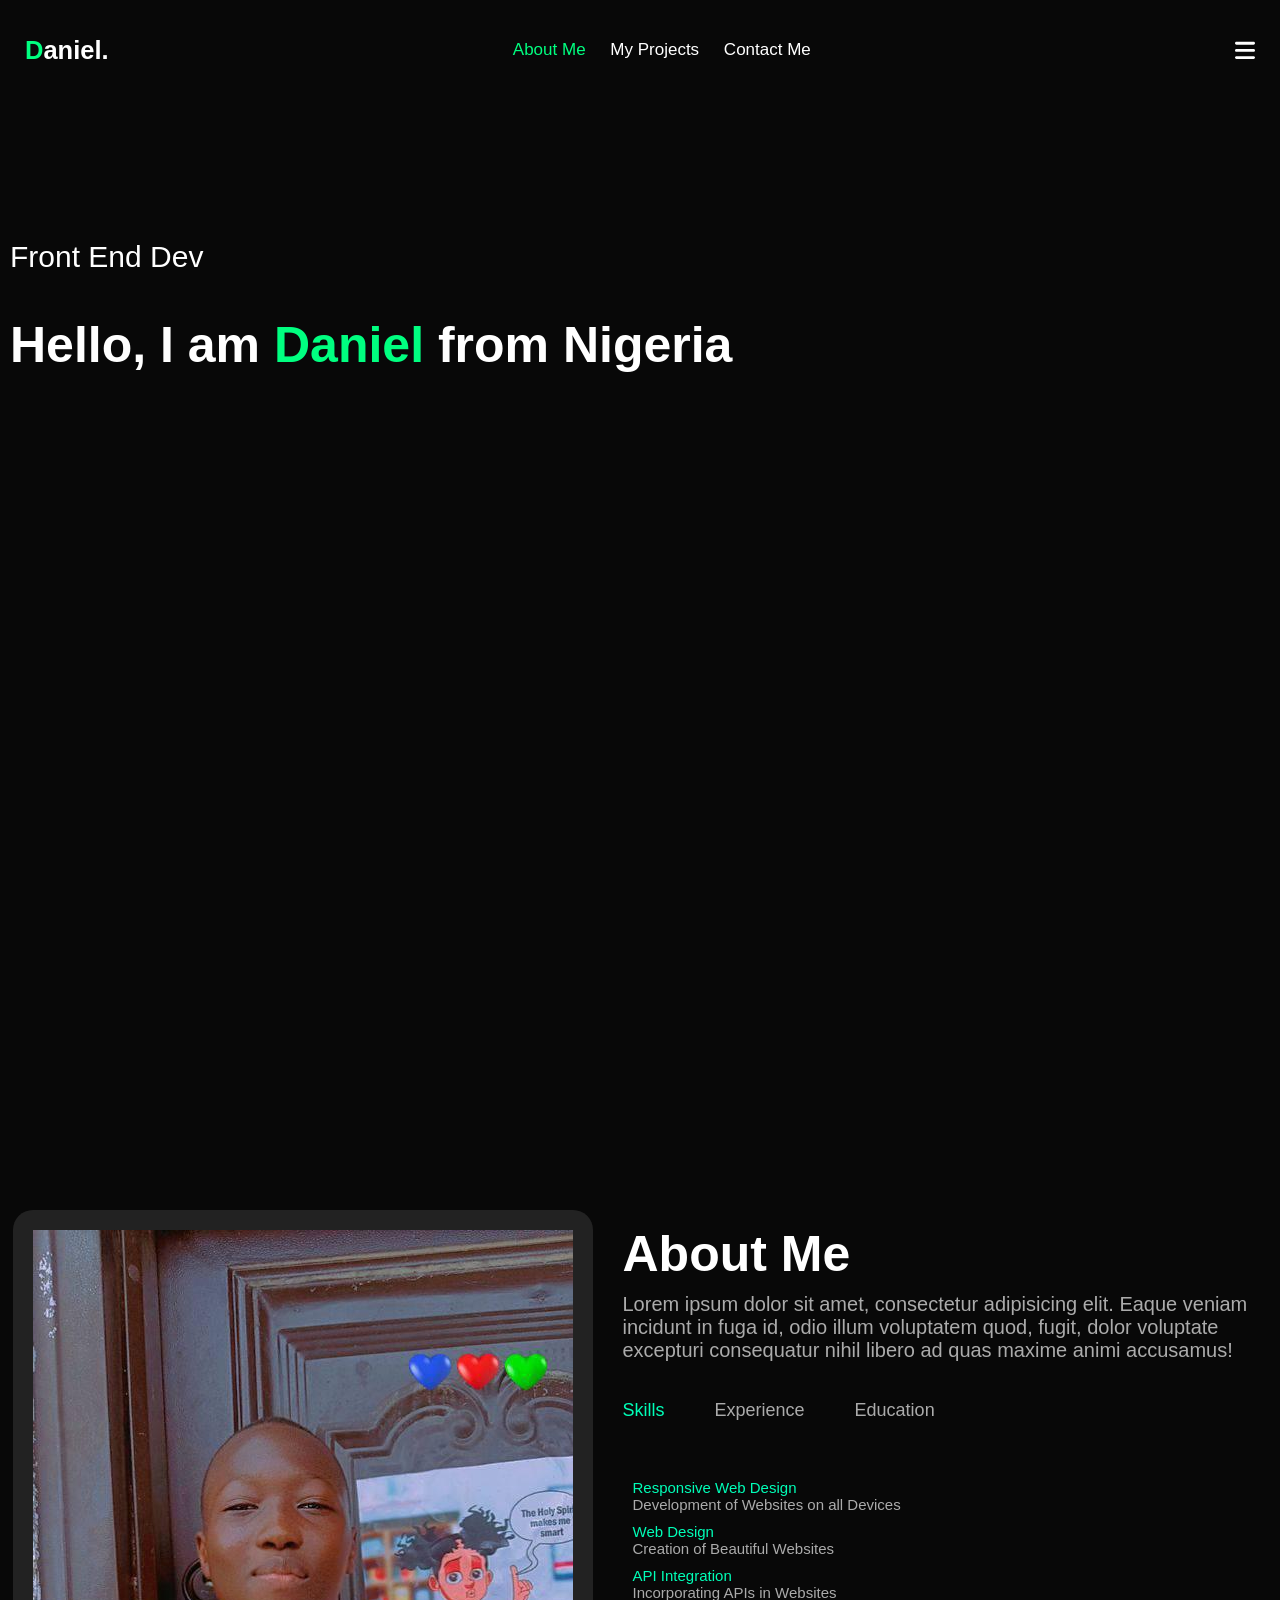
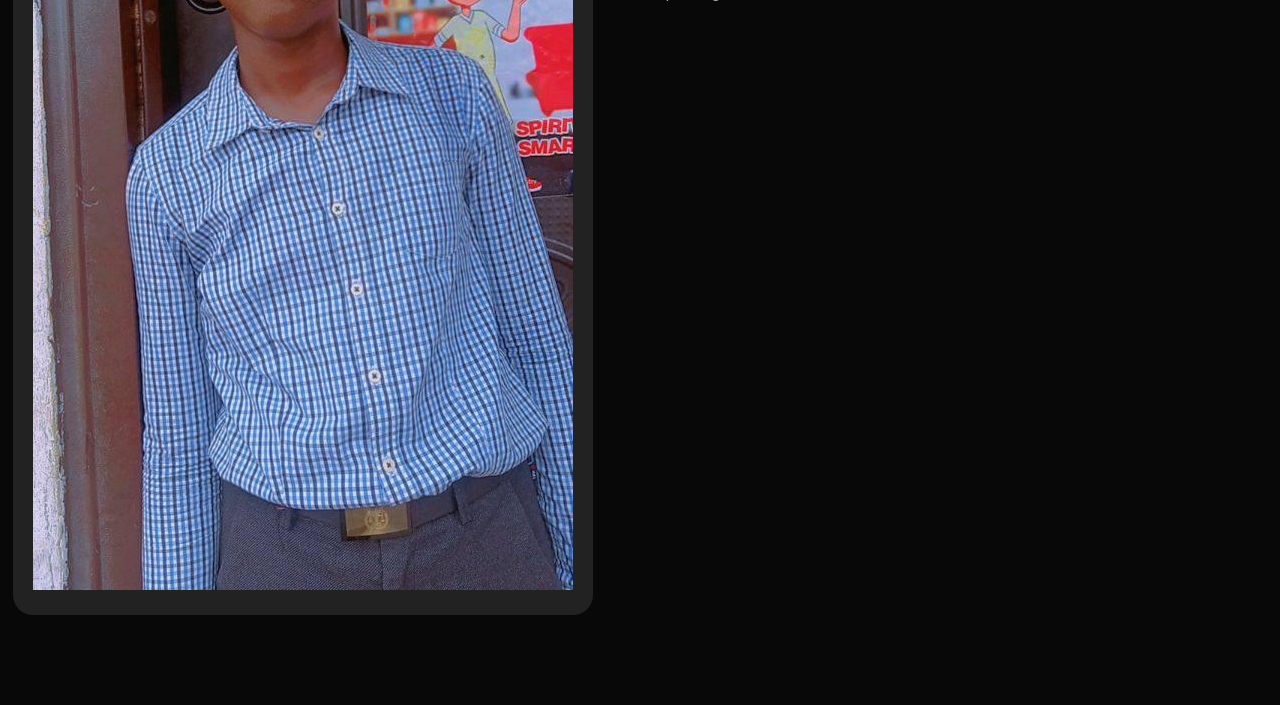
<file: index.html>
<!DOCTYPE html>
<html lang="en">
    <head>
        <meta charset="UTF-8">
        <meta name="viewport" content="width=device-width, initial-scale=1.0">
        <title>My Portfolio</title>
        <link rel="stylesheet" href="style.css">
    </head>
    <body onload="def()">
        <section class="main">
            <div class="navbar">
                <div class="logo">
                    <h2><a href="index.html"><span>D</span>aniel.</a></h2>
                </div>
                <div class="links">
                    <a href="index.html" class="active">About Me</a>
                    <a href="projects.html" class="">My Projects</a>
                    <a href="about.html" class="">Contact Me</a>
                </div>
                <div class="contact">
                    <svg onclick="lol()" xmlns="http://www.w3.org/2000/svg" viewBox="0 0 448 512"><!--!Font Awesome Free 6.6.0 by @fontawesome - https://fontawesome.com License - https://fontawesome.com/license/free Copyright 2024 Fonticons, Inc.--><path d="M0 96C0 78.3 14.3 64 32 64l384 0c17.7 0 32 14.3 32 32s-14.3 32-32 32L32 128C14.3 128 0 113.7 0 96zM0 256c0-17.7 14.3-32 32-32l384 0c17.7 0 32 14.3 32 32s-14.3 32-32 32L32 288c-17.7 0-32-14.3-32-32zM448 416c0 17.7-14.3 32-32 32L32 448c-17.7 0-32-14.3-32-32s14.3-32 32-32l384 0c17.7 0 32 14.3 32 32z"/></svg>
                </div>
            </div>
            <div class="responsive">
                <div class="links">
                    <div>
                        <a href="index.html" class="active">About Me</a>
                    </div>
                    <div>
                        <a href="projects.html" class="">My Projects</a>
                    </div>
                    <div>
                        <a href="about.html" class="">Contact Me</a>
                    </div>
                </div>
            </div>
            <div class="intro">
                <div class="txt">
                    <p id="x"></p>
                    <h1>Hello, I am <span>Daniel</span> from Nigeria</h1>
                </div>
            </div>
            <div class="about">
                <div class="about-img">
                    <img src="images/picture.jpg">
                </div>
                <div class="about-info">
                    <h3>About Me</h3>
                    <div class="info">
                        Lorem ipsum dolor sit amet, consectetur adipisicing elit. Eaque veniam incidunt in fuga id, odio illum voluptatem quod, fugit, dolor voluptate excepturi consequatur nihil libero ad quas maxime animi accusamus!
                    </div>
                    <div class="tab-links">
                        <p class="tab-link active-link" id="sk">Skills</p>
                        <p class="tab-link" id="ex">Experience</p>
                        <p class="tab-link" id="ed">Education</p>
                    </div>
                    <div class="tab-content active-tab" id="sk1">
                        <ul>
                            <li><span>Responsive Web Design</span><br>Development of Websites on all Devices</li>
                            <li><span>Web Design</span><br>Creation of Beautiful Websites</li>
                            <li><span>API Integration</span><br>Incorporating APIs in Websites</li>
                        </ul>
                    </div>
                    <div class="tab-content" id="ex1">
                        <ul>
                            <li><span>2023-2024</span><br>Freelancer and Front-End Website Developer</li>
                            <li><span>2021-2023</span><br>Junior Front-End Developer at StemLabs Kano</li>
                            <li><span>2020-2021</span><br>Internship at StemLabs Kano</li>
                        </ul>
                    </div>
                    <div class="tab-content" id="ed1">
                        <ul>
                            <li><span>2024</span><br>SSCE from Supreme College</li>
                            <li><span>2023</span><br>Web3 and Web Design Training at Facebook</li>
                            <li><span>2022</span><br>Web Dev Training at Leadway Synergy</li>
                        </ul>
                    </div>
                </div>
            </div>
        </section>
    </body>
    <script src="app.js"></script>
</html>
</file>
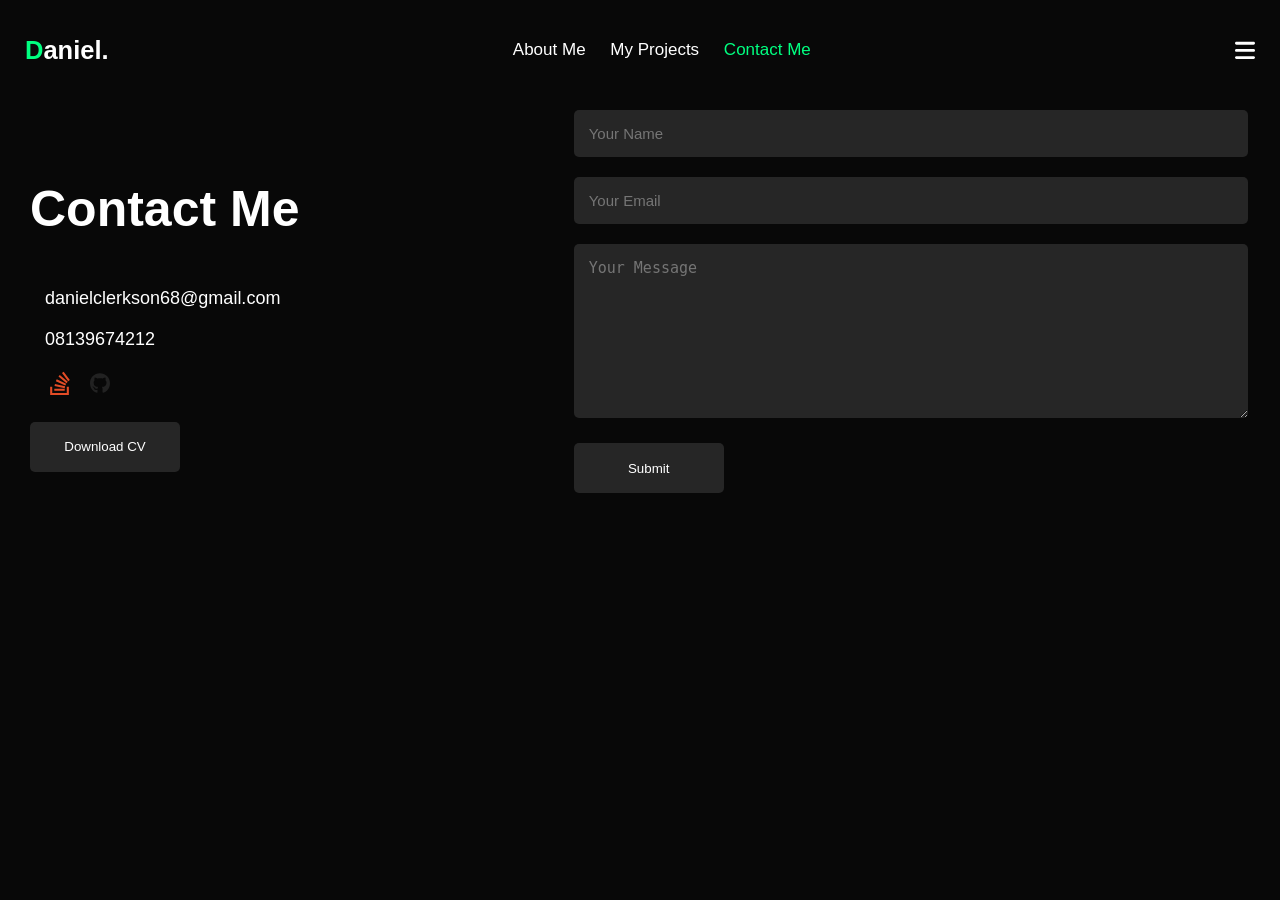
<file: about.html>
<!DOCTYPE html>
<html lang="en">
    <head>
        <meta charset="UTF-8">
        <meta name="viewport" content="width=device-width, initial-scale=1.0">
        <title>My Portfolio</title>
        <link rel="stylesheet" href="style.css">
    </head>
    <body>
        <section class="main">
            <div class="navbar">
                <div class="logo">
                    <h2><a href="index.html"><span>D</span>aniel.</a></h2>
                </div>
                <div class="links">
                    <a href="index.html">About Me</a>
                    <a href="projects.html" class="">My Projects</a>
                    <a href="about.html" class="active">Contact Me</a>
                </div>
                <div class="contact">
                    <svg onclick="lol()" xmlns="http://www.w3.org/2000/svg" viewBox="0 0 448 512"><!--!Font Awesome Free 6.6.0 by @fontawesome - https://fontawesome.com License - https://fontawesome.com/license/free Copyright 2024 Fonticons, Inc.--><path d="M0 96C0 78.3 14.3 64 32 64l384 0c17.7 0 32 14.3 32 32s-14.3 32-32 32L32 128C14.3 128 0 113.7 0 96zM0 256c0-17.7 14.3-32 32-32l384 0c17.7 0 32 14.3 32 32s-14.3 32-32 32L32 288c-17.7 0-32-14.3-32-32zM448 416c0 17.7-14.3 32-32 32L32 448c-17.7 0-32-14.3-32-32s14.3-32 32-32l384 0c17.7 0 32 14.3 32 32z"/></svg>
                </div>
            </div>
            <div class="responsive">
                <div class="links">
                    <div>
                        <a href="index.html" class="active">About Me</a>
                    </div>
                    <div>
                        <a href="projects.html" class="">My Projects</a>
                    </div>
                    <div>
                        <a href="about.html" class="">Contact Me</a>
                    </div>
                </div>
            </div>
            <div class="contact">
                <div class="contact-links">
                    <h3>Contact Me</h3>
                    <span>danielclerkson68@gmail.com</span><br><br>
                    <span>08139674212</span>
                    <div class="contact-link">
                        
                        <div class="stack-overflow"><a href = "https://github.com/Daniel-Clerkson"><svg xmlns="http://www.w3.org/2000/svg" style="fill: #e34c26;" viewBox="0 0 384 512"><path d="M290.7 311L95 269.7 86.8 309l195.7 41zm51-87L188.2 95.7l-25.5 30.8 153.5 128.3zm-31.2 39.7L129.2 179l-16.7 36.5L293.7 300zM262 32l-32 24 119.3 160.3 32-24zm20.5 328h-200v39.7h200zm39.7 80H42.7V320h-40v160h359.5V320h-40z"/></svg></a></div>
                        <div class="github"><a href = "https://stackoverflow.com/users/21855973/daniel-clerkson"><svg xmlns="http://www.w3.org/2000/svg" style="fill: #222;" viewBox="0 0 496 512"><path d="M165.9 397.4c0 2-2.3 3.6-5.2 3.6-3.3 .3-5.6-1.3-5.6-3.6 0-2 2.3-3.6 5.2-3.6 3-.3 5.6 1.3 5.6 3.6zm-31.1-4.5c-.7 2 1.3 4.3 4.3 4.9 2.6 1 5.6 0 6.2-2s-1.3-4.3-4.3-5.2c-2.6-.7-5.5 .3-6.2 2.3zm44.2-1.7c-2.9 .7-4.9 2.6-4.6 4.9 .3 2 2.9 3.3 5.9 2.6 2.9-.7 4.9-2.6 4.6-4.6-.3-1.9-3-3.2-5.9-2.9zM244.8 8C106.1 8 0 113.3 0 252c0 110.9 69.8 205.8 169.5 239.2 12.8 2.3 17.3-5.6 17.3-12.1 0-6.2-.3-40.4-.3-61.4 0 0-70 15-84.7-29.8 0 0-11.4-29.1-27.8-36.6 0 0-22.9-15.7 1.6-15.4 0 0 24.9 2 38.6 25.8 21.9 38.6 58.6 27.5 72.9 20.9 2.3-16 8.8-27.1 16-33.7-55.9-6.2-112.3-14.3-112.3-110.5 0-27.5 7.6-41.3 23.6-58.9-2.6-6.5-11.1-33.3 2.6-67.9 20.9-6.5 69 27 69 27 20-5.6 41.5-8.5 62.8-8.5s42.8 2.9 62.8 8.5c0 0 48.1-33.6 69-27 13.7 34.7 5.2 61.4 2.6 67.9 16 17.7 25.8 31.5 25.8 58.9 0 96.5-58.9 104.2-114.8 110.5 9.2 7.9 17 22.9 17 46.4 0 33.7-.3 75.4-.3 83.6 0 6.5 4.6 14.4 17.3 12.1C428.2 457.8 496 362.9 496 252 496 113.3 383.5 8 244.8 8zM97.2 352.9c-1.3 1-1 3.3 .7 5.2 1.6 1.6 3.9 2.3 5.2 1 1.3-1 1-3.3-.7-5.2-1.6-1.6-3.9-2.3-5.2-1zm-10.8-8.1c-.7 1.3 .3 2.9 2.3 3.9 1.6 1 3.6 .7 4.3-.7 .7-1.3-.3-2.9-2.3-3.9-2-.6-3.6-.3-4.3 .7zm32.4 35.6c-1.6 1.3-1 4.3 1.3 6.2 2.3 2.3 5.2 2.6 6.5 1 1.3-1.3 .7-4.3-1.3-6.2-2.2-2.3-5.2-2.6-6.5-1zm-11.4-14.7c-1.6 1-1.6 3.6 0 5.9 1.6 2.3 4.3 3.3 5.6 2.3 1.6-1.3 1.6-3.9 0-6.2-1.4-2.3-4-3.3-5.6-2z"/></svg></a></div>
                    </div>
                    <a href="images/_OceanofPDF.com_Five_Broken_Blades_-_Mai_Corland.pdf" download><button class="btn">Download CV</button></a>
                </div>
                <div class="field">
                    <input type="text" placeholder="Your Name">
                    <input type="email" name="" placeholder="Your Email">
                    <textarea placeholder="Your Message" rows="8" id="" ></textarea>
                    <button>Submit</button>
                </div>
            </div>
        </section>
    </body>
    <script src="app.js"></script>
</html>
</file>
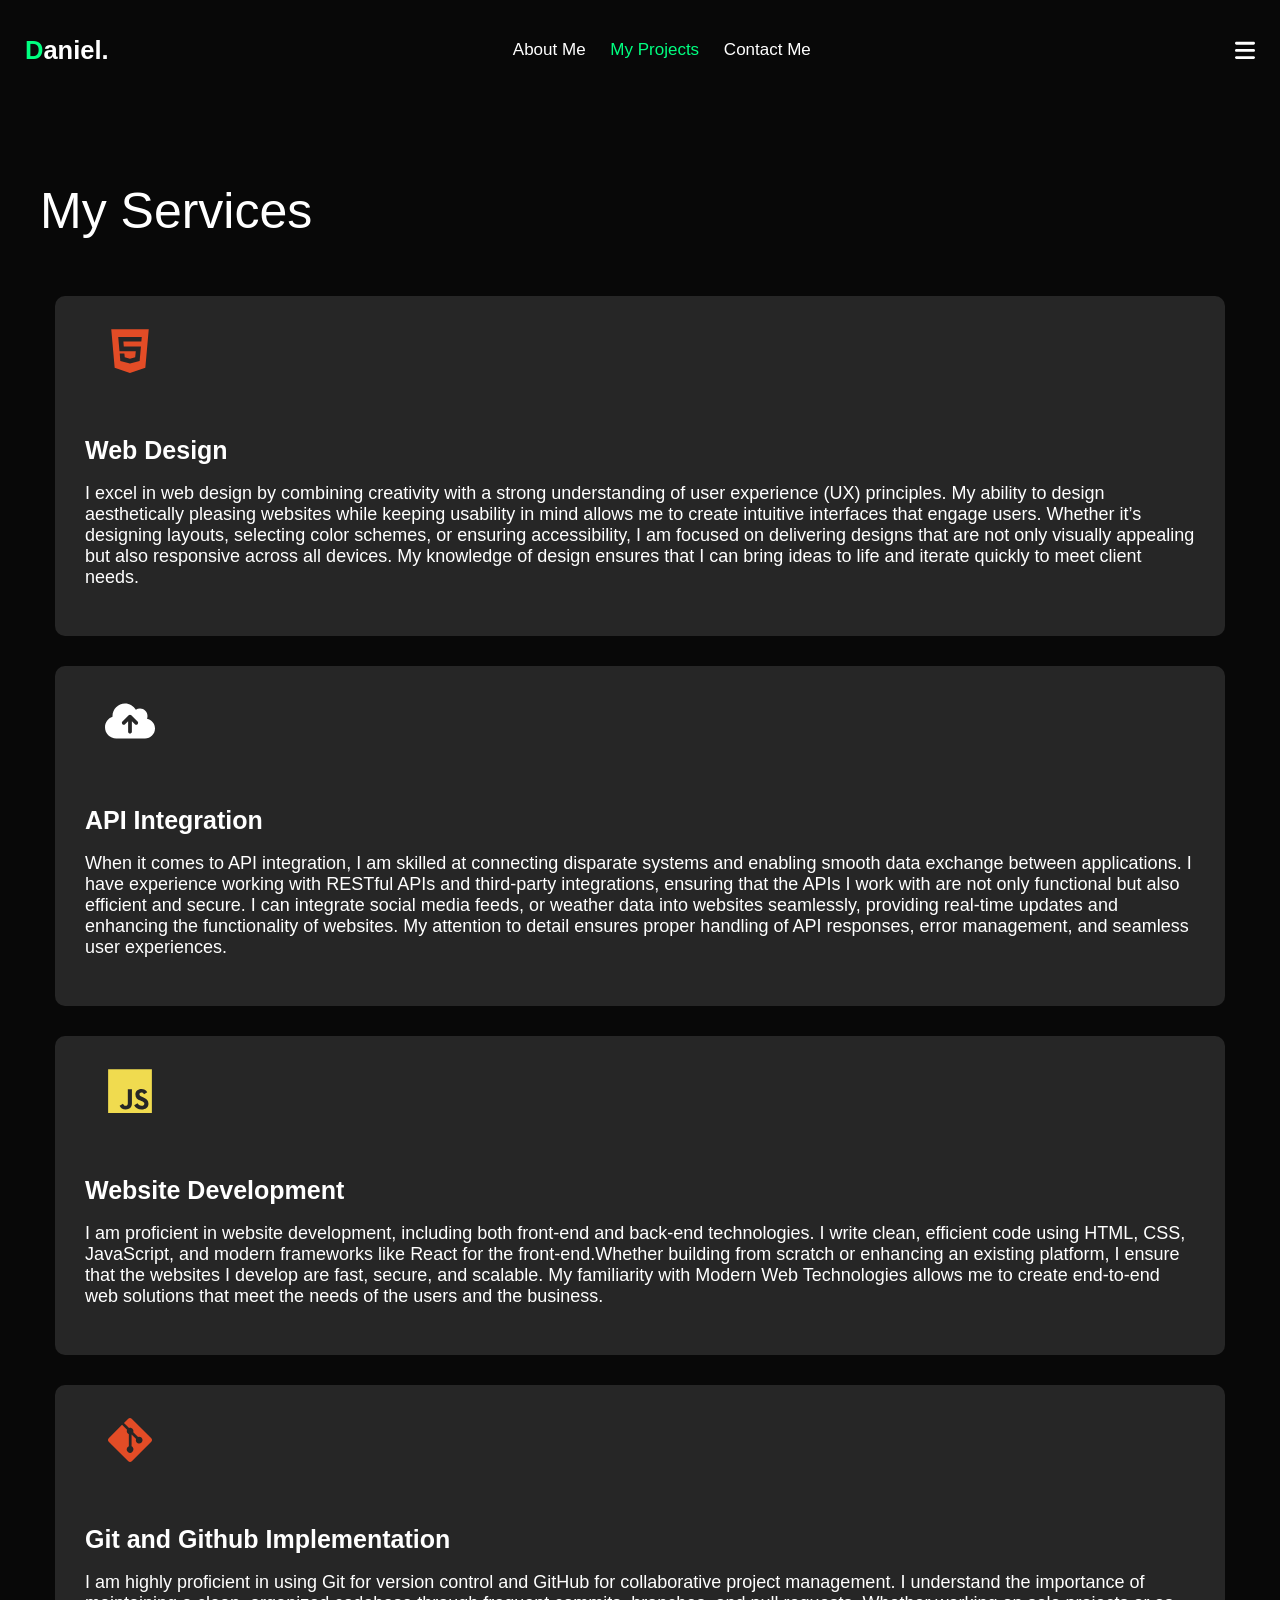
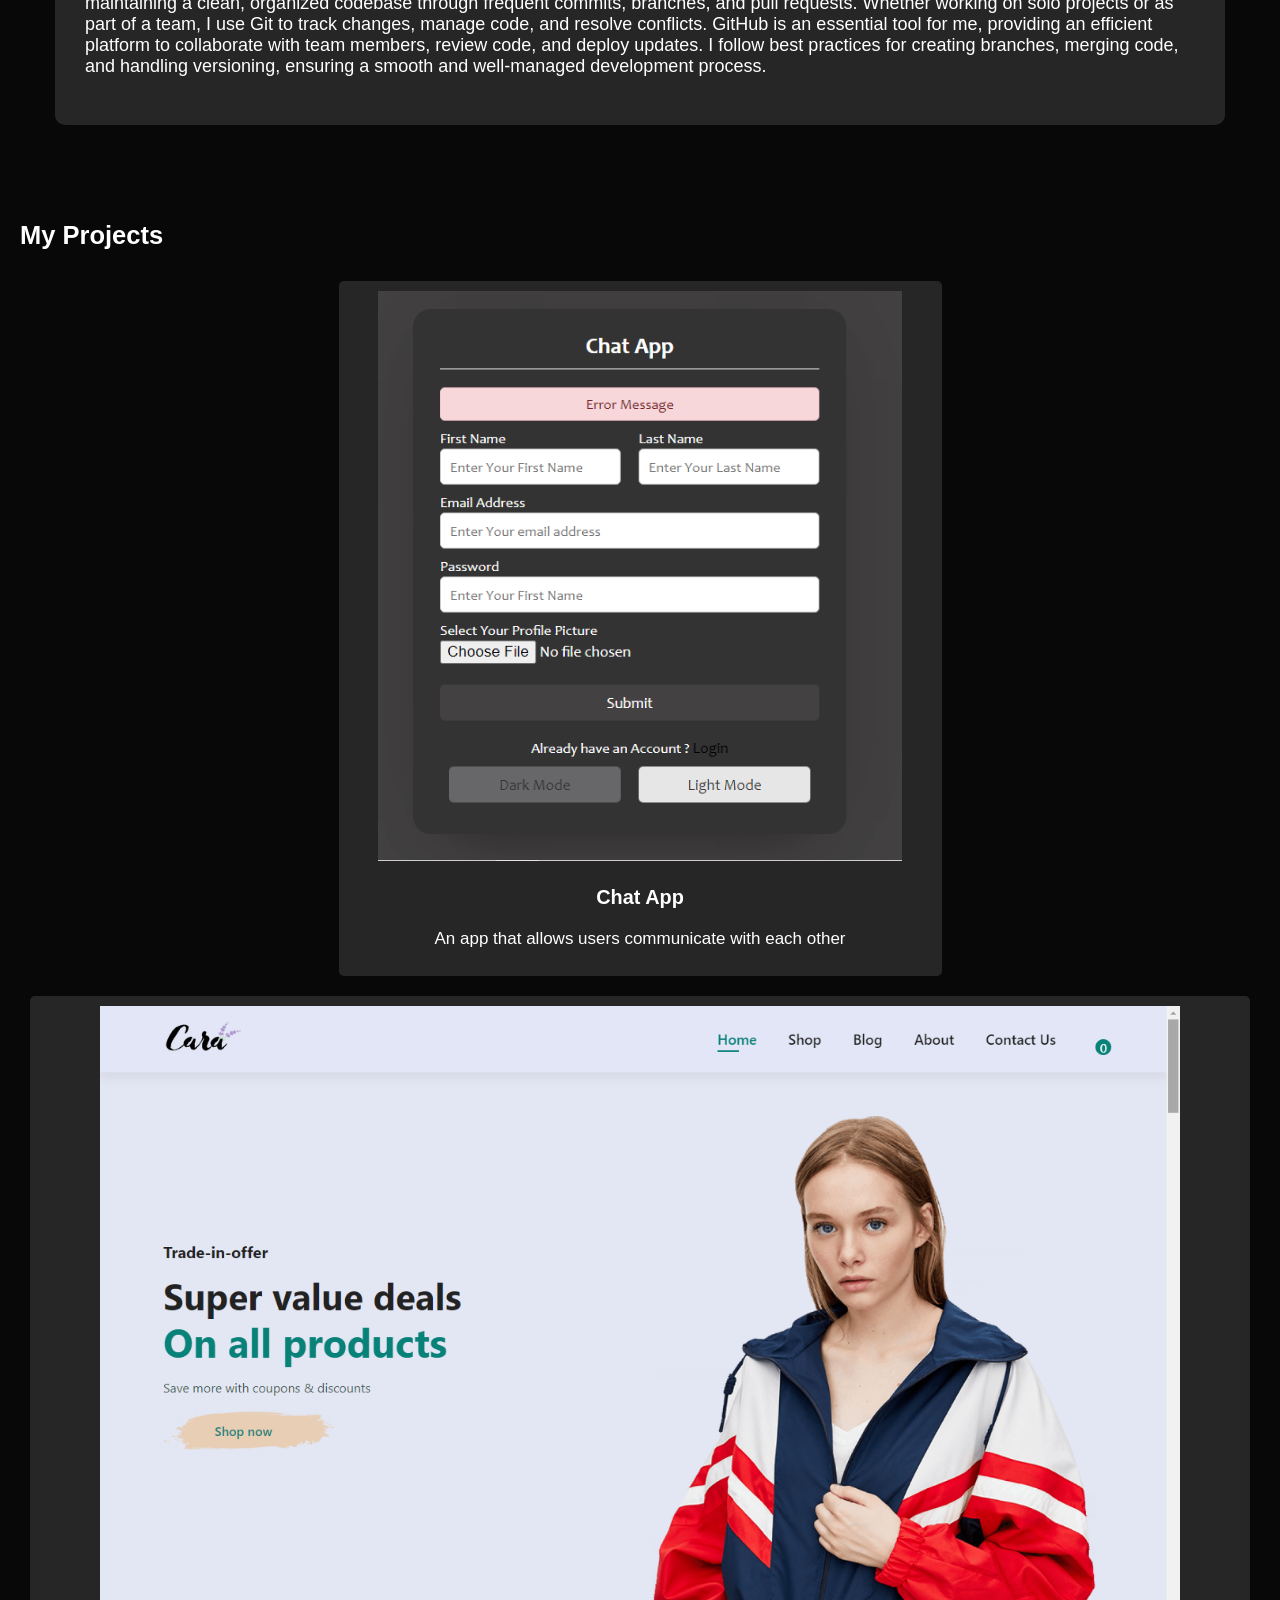
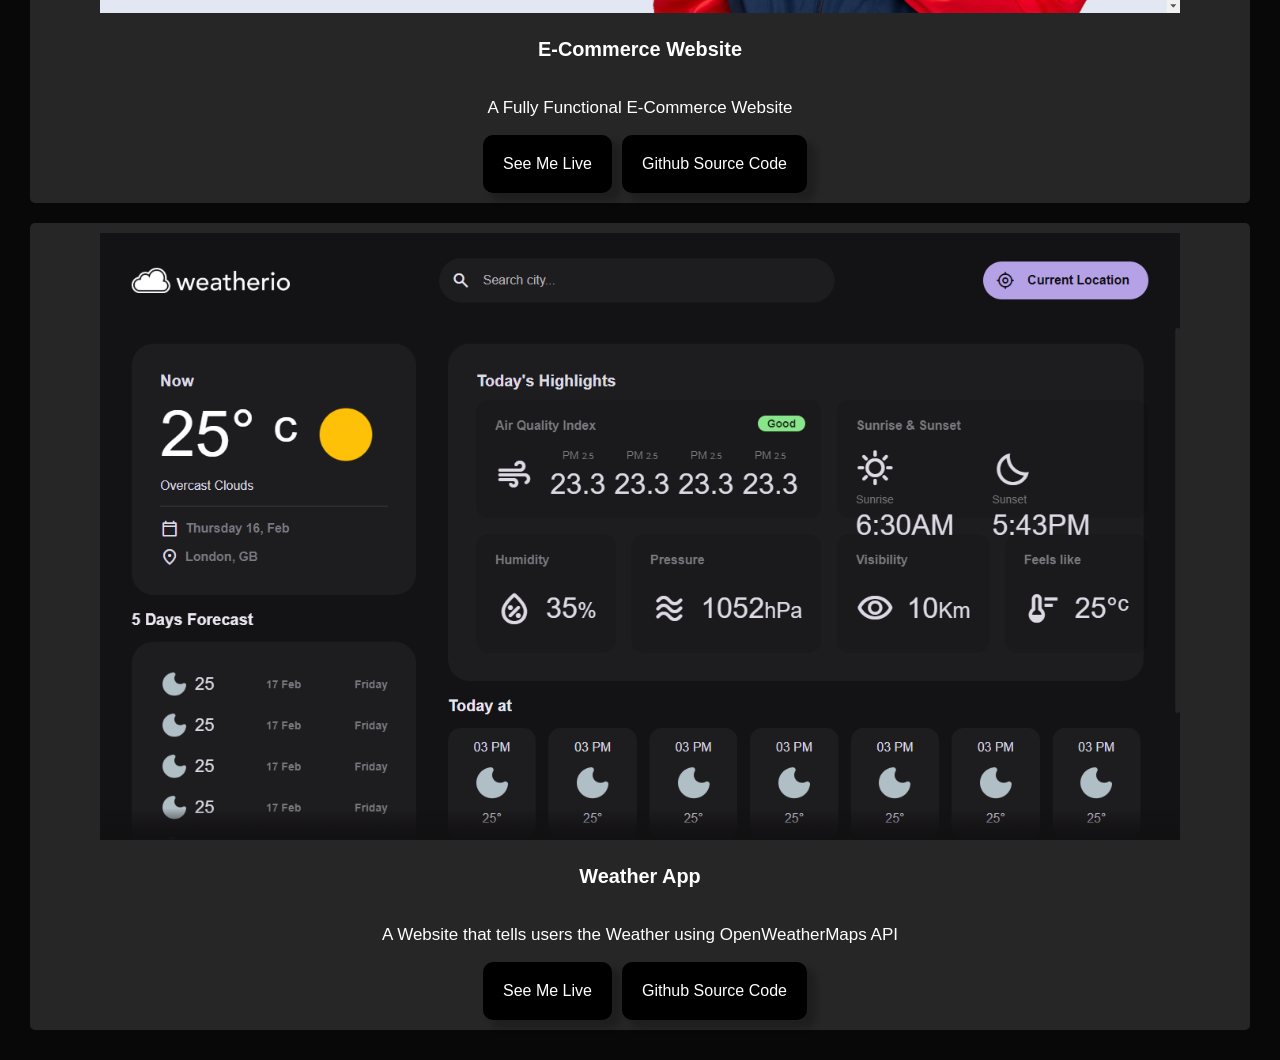
<file: projects.html>
<!DOCTYPE html>
<html lang="en">
    <head>
        <meta charset="UTF-8">
        <meta name="viewport" content="width=device-width, initial-scale=1.0">
        <title>My Portfolio</title>
        <link rel="stylesheet" href="style.css">
        <link rel="shortcut icon" href="./images/1000177522.jpg" type="image/x-icon">
    </head>
    <body>
        <section class="main">
            <div class="navbar">
                <div class="logo">
                    <h2><a href="index.html"><span>D</span>aniel.</a></h2>
                </div>
                <div class="links">
                    <a href="index.html" class="">About Me</a>
                    <a href="projects.html" class="active">My Projects</a>
                    <a href="about.html" class="">Contact Me</a>
                </div>
                <div class="contact">
                    <svg onclick="lol()" xmlns="http://www.w3.org/2000/svg" viewBox="0 0 448 512"><!--!Font Awesome Free 6.6.0 by @fontawesome - https://fontawesome.com License - https://fontawesome.com/license/free Copyright 2024 Fonticons, Inc.--><path d="M0 96C0 78.3 14.3 64 32 64l384 0c17.7 0 32 14.3 32 32s-14.3 32-32 32L32 128C14.3 128 0 113.7 0 96zM0 256c0-17.7 14.3-32 32-32l384 0c17.7 0 32 14.3 32 32s-14.3 32-32 32L32 288c-17.7 0-32-14.3-32-32zM448 416c0 17.7-14.3 32-32 32L32 448c-17.7 0-32-14.3-32-32s14.3-32 32-32l384 0c17.7 0 32 14.3 32 32z"/></svg>
                </div>
            </div>
            <div class="responsive">
                <div class="links">
                    <div>
                        <a href="index.html" class="active">About Me</a>
                    </div>
                    <div>
                        <a href="projects.html" class="">My Projects</a>
                    </div>
                    <div>
                        <a href="about.html" class="">Contact Me</a>
                    </div>
                </div>
            </div>
            <div class="about-projects">
                <div class="skill">
                    <div>
                        <h2>My Services</h2>
                    </div>
                    <div class="skills">
                        <div class="skill-card">
                            <svg xmlns="http://www.w3.org/2000/svg" id="html" viewBox="0 0 384 512"><!--!Font Awesome Free 6.6.0 by @fontawesome - https://fontawesome.com License - https://fontawesome.com/license/free Copyright 2024 Fonticons, Inc.--><path d="M0 32l34.9 395.8L191.5 480l157.6-52.2L384 32H0zm308.2 127.9H124.4l4.1 49.4h175.6l-13.6 148.4-97.9 27v.3h-1.1l-98.7-27.3-6-75.8h47.7L138 320l53.5 14.5 53.7-14.5 6-62.2H84.3L71.5 112.2h241.1l-4.4 47.7z"/></svg>
                            <h3>Web Design</h3>
                            <p>I excel in web design by combining creativity with a strong understanding of user experience (UX) principles. My ability to design aesthetically pleasing websites while keeping usability in mind allows me to create intuitive interfaces that engage users. Whether it’s designing layouts, selecting color schemes, or ensuring accessibility, I am focused on delivering designs that are not only visually appealing but also responsive across all devices. My knowledge of design ensures that I can bring ideas to life and iterate quickly to meet client needs.</p>
                        </div>
                        <div class="skill-card">
                            <svg xmlns="http://www.w3.org/2000/svg" viewBox="0 0 640 512"><!--!Font Awesome Free 6.6.0 by @fontawesome - https://fontawesome.com License - https://fontawesome.com/license/free Copyright 2024 Fonticons, Inc.--><path d="M144 480C64.5 480 0 415.5 0 336c0-62.8 40.2-116.2 96.2-135.9c-.1-2.7-.2-5.4-.2-8.1c0-88.4 71.6-160 160-160c59.3 0 111 32.2 138.7 80.2C409.9 102 428.3 96 448 96c53 0 96 43 96 96c0 12.2-2.3 23.8-6.4 34.6C596 238.4 640 290.1 640 352c0 70.7-57.3 128-128 128l-368 0zm79-217c-9.4 9.4-9.4 24.6 0 33.9s24.6 9.4 33.9 0l39-39L296 392c0 13.3 10.7 24 24 24s24-10.7 24-24l0-134.1 39 39c9.4 9.4 24.6 9.4 33.9 0s9.4-24.6 0-33.9l-80-80c-9.4-9.4-24.6-9.4-33.9 0l-80 80z"/></svg>
                            <h3>API Integration</h3>
                            <p>When it comes to API integration, I am skilled at connecting disparate systems and enabling smooth data exchange between applications. I have experience working with RESTful APIs and third-party integrations, ensuring that the APIs I work with are not only functional but also efficient and secure. I can integrate social media feeds, or weather data into websites seamlessly, providing real-time updates and enhancing the functionality of websites. My attention to detail ensures proper handling of API responses, error management, and seamless user experiences.</p>
                        </div>
                        <div class="skill-card">
                            <svg id="js" xmlns="http://www.w3.org/2000/svg" viewBox="0 0 448 512"><!--!Font Awesome Free 6.6.0 by @fontawesome - https://fontawesome.com License - https://fontawesome.com/license/free Copyright 2024 Fonticons, Inc.--><path d="M0 32v448h448V32H0zm243.8 349.4c0 43.6-25.6 63.5-62.9 63.5-33.7 0-53.2-17.4-63.2-38.5l34.3-20.7c6.6 11.7 12.6 21.6 27.1 21.6 13.8 0 22.6-5.4 22.6-26.5V237.7h42.1v143.7zm99.6 63.5c-39.1 0-64.4-18.6-76.7-43l34.3-19.8c9 14.7 20.8 25.6 41.5 25.6 17.4 0 28.6-8.7 28.6-20.8 0-14.4-11.4-19.5-30.7-28l-10.5-4.5c-30.4-12.9-50.5-29.2-50.5-63.5 0-31.6 24.1-55.6 61.6-55.6 26.8 0 46 9.3 59.8 33.7L368 290c-7.2-12.9-15-18-27.1-18-12.3 0-20.1 7.8-20.1 18 0 12.6 7.8 17.7 25.9 25.6l10.5 4.5c35.8 15.3 55.9 31 55.9 66.2 0 37.8-29.8 58.6-69.7 58.6z"/></svg>
                            <h3>Website Development</h3>
                            <p>I am proficient in website development, including both front-end and back-end technologies. I write clean, efficient code using HTML, CSS, JavaScript, and modern frameworks like React for the front-end.Whether building from scratch or enhancing an existing platform, I ensure that the websites I develop are fast, secure, and scalable. My familiarity with Modern Web Technologies allows me to create end-to-end web solutions that meet the needs of the users and the business.</p>
                        </div>
                        <div class="skill-card">
                            <svg id="html" xmlns="http://www.w3.org/2000/svg" viewBox="0 0 448 512"><!--!Font Awesome Free 6.7.2 by @fontawesome - https://fontawesome.com License - https://fontawesome.com/license/free Copyright 2025 Fonticons, Inc.--><path d="M439.6 236.1L244 40.5a28.9 28.9 0 0 0 -40.8 0l-40.7 40.6 51.5 51.5c27.1-9.1 52.7 16.8 43.4 43.7l49.7 49.7c34.2-11.8 61.2 31 35.5 56.7-26.5 26.5-70.2-2.9-56-37.3L240.2 199v121.9c25.3 12.5 22.3 41.9 9.1 55a34.3 34.3 0 0 1 -48.6 0c-17.6-17.6-11.1-46.9 11.3-56v-123c-20.8-8.5-24.6-30.7-18.6-45L142.6 101 8.5 235.1a28.9 28.9 0 0 0 0 40.8l195.6 195.6a28.9 28.9 0 0 0 40.8 0l194.7-194.7a28.9 28.9 0 0 0 0-40.8z"/></svg>                            <h3>Git and Github Implementation</h3>
                            <p>I am highly proficient in using Git for version control and GitHub for collaborative project management. I understand the importance of maintaining a clean, organized codebase through frequent commits, branches, and pull requests. Whether working on solo projects or as part of a team, I use Git to track changes, manage code, and resolve conflicts. GitHub is an essential tool for me, providing an efficient platform to collaborate with team members, review code, and deploy updates. I follow best practices for creating branches, merging code, and handling versioning, ensuring a smooth and well-managed development process.</p>
                        </div>
                    </div>
                </div>
                <div class="projects">
                    <div>
                        <h2>My Projects</h2>
                    </div>
                    <div class="projects-cards">
                        <div class="project-card pro1">
                            <div class="img">
                                <img src="images/Project1.png" class="pro1">
                            </div>
                            <div class="layer">
                                <h3>Chat App</h3>
                                <p>An app that allows users communicate with each other</p>
                                <div class="btns">

                                </div>
                            </div>
                        </div>
                        <div class="project-card">
                            <div class="img">
                                <img src="images/Project2.png" class="pro2">
                            </div>
                            <div class="layer"></div>
                                <h3>E-Commerce Website</h3>
                                <p>A Fully Functional E-Commerce Website</p>
                                <div class="btns">
                                    <a href="https://daniel-clerkson.github.io/E-Commerce-website/"><button>See Me Live</button></a>
                                   <a href="https://github.com/Daniel-Clerkson/E-Commerce-website"><button>Github Source Code</button></a>
                                </div>
                        </div>
                        <div class="project-card">
                            <div class="img">
                                <img src="images/Project3.png" class="pro3">
                            </div>
                            <div class="layer"></div>
                                <h3>Weather App</h3>
                                <p>A Website that tells users the Weather using OpenWeatherMaps API</p>
                                <div class="btns">
                                    <a href="https://daniel-clerkson.github.io/Weather-website/"><button>See Me Live</button></a>
                                    <a href="https://github.com/Daniel-Clerkson/Weather-website"><button>Github Source Code</button></a>
                                </div>
                            </div>
                        </div>
                    </div>
                </div>
            </div>
        </section>
    </body>
    <script src="app.js"></script>
</html>
</file>
<file: style.css>
body{
    margin: 0;
    padding: 0;
    box-sizing: border-box;
    font-size: 17px;
    font-family: "Poppins", sans-serif;
    background: #080808;
    color: #fff;
}

a{
    color: inherit;
    text-decoration: none;
    cursor: pointer;
}

section.main .navbar{
    display: flex;
    justify-content: space-between;
    align-items: center;
    background: transparent;
    padding: 25px;
    height: 50px;
}

section.main .navbar .logo span{
    color: #00ff80;
}

section.main .navbar .links a{
    margin-right: 20px;
}
section.main .navbar .links a:hover,
section.main .navbar .links a.active{
    color: #00ff80;
}

svg{
    width: 20px;
    cursor: pointer;
    fill: #fff;
}

section.main .responsive{
    width: 100%;
    height: 150px;
    display: none;
    flex-direction: column;
    justify-content: center;
    align-items: center;
    background: transparent;
}

section.main .responsive.open{
    display: flex;
}

div.intro{
    margin-top: 100px;
    padding: 10px;
    text-align: left;
    font-size: 30px;
    height: 100vh;
}

.intro h1{
    font-size: 50px;
}

.intro h1 span{
    color: #00ff80;
}

.about{
    display: flex;
    justify-content: space-around;
    padding: 80px 0;
    width: 100%;
    color: #ababab;
    font-size: 20px;
}

.about .about-img{
    background-color: #222222;
    padding: 20px;
    margin: 10px;
    border-radius: 20px;
    height: fit-content;
    width: fit-content;
}

.about .about-info{
    text-align: left;
    padding: 15px;
    width: 50%;
}

.about .about-info h3{
    color: #fff;
    font-size: 50px;
    margin: 10px 0;
}

.tab-links{
    display: flex;
    margin: 20px 0 10px;
}

.tab-link{
    margin-right: 50px;
    font-size: 18px;
    font-weight: 500;
    cursor: pointer;
}

.tab-link.active-link{
    color: #00ffb8;
}

.tab-content ul{
    padding: 10px;
}

.tab-content ul li{
    list-style: none;
    margin: 10px 0;
    font-size: 15px;
}

.tab-content ul li span{
    color: #00ffb8;
}

.tab-content{
    display: none;
}

.tab-content.active-tab{
    display: block;
}

.skill{
    display: flex;
    flex-direction: column;
    margin: 20px;
    padding: 20px;
    color: #fff;
    font-size: 18px;
}

.skill div h2{
    font-size: 50px;
    font-weight: 500;
    color: #fff;
}

.skills{
    display: flex;
    flex-wrap: wrap;
    align-items: center;
}

.skill-card{
    background: #262626;
    margin: 15px;
    padding: 30px;
    border-radius: 10px;
    transition: 0.5s all;
}

.skill-card:hover{
    background: #00ff8081;
    transform: translateY(-10px);
}

.img{

}

.skill-card h3{
    color: #fff;
    font-size: 25px;
    margin-bottom: 15px;
}

.skill-card svg{
    height: 50px;
    width: 50px;
    margin-left: 20px;
    margin-bottom: 30px;
    fill: #fff;
}

.skill-card svg#html{
    fill: #e34c26;
}

.skill-card svg#js{
    fill: #f0db4f;
}

.projects{
    padding: 20px;
}

.projects-cards{
    display: flex;
    flex-wrap: wrap;
    justify-content: center;
}

.project-card{
    background: #262626;
    padding: 10px;
    border-radius: 5px;
    margin: 10px;
    display: flex;
    flex-direction: column;
    justify-content: center;
    align-items: center;
    text-align: center;
}

img{
    width: 100%;
}


.img{
    width: 90%;
}

.btns{
    display: flex;
}

.btns button{
    padding: 20px;
    margin-left: 10px;
    border: none;
    outline: none;
    font-size: 16px;
    color: #fff;
    border-radius: 10px;
    background: #000;
    box-shadow: 8px 7px 6px 1px rgba(0, 0, 0, 0.2);
    cursor: pointer;
}


.contact{
    display: flex;
}

.contact-links{
    padding: 20px;
    margin: 10px;
    width: 50%;

}

.contact-links h3{
    color: #fff;
    font-size: 50px;
}

.contact-link{
    display: flex;
    align-items: center;
    margin: 10px;
}

.contact-link div{
    padding: 10px;
}

.contact-links span{
    margin-left: 15px;
    font-size: 18px;
}

.contact-links button,
.field button{
    padding: 10px;
    border: 0;
    outline: none;
    background: #262626;
    color: #fff;
    cursor: pointer;
    width: 150px;
    height: 50px;
    border-radius: 5px;
    transition: 0.5s all;
}

.contact-links button:hover,
.field button:hover{
    background: #00ffb8;
}

.field button{
    margin: 10px;
}

.field input,
textarea{
    width: 90%;
    padding: 15px;
    margin: 10px;
    border: 0;
    border-radius: 5px;
    outline: none;
    color: #fff;
    font-size: 15px;
    background: #262626;
}

/* Responsive for Phones */

@media (max-width: 750px){
    section.main .navbar .links{
        display: none;
    }

    div.intro{
        margin-top: 10px;
        padding: 10px;
        text-align: left;
        font-size: 25px;
    }
    
    .intro h1{
        font-size: 35px;
    }
    .about{
        flex-direction: column;
    }
    .about .about-info{
        text-align: left;
        padding: 15px;
        width: auto;
    }

    .skills{
        flex-wrap: wrap;
    }
    .project-card img.pro1{
        width: 90%;
        height: auto;
    }
    
    .project-card img.pro2{
        width: 90%;
    }
    
    .project-card img.pro3{
        width: 90%;
    }

    .contact{
        display: flex;
        flex-direction: column;
    }

    .btns{
        display: flex;
        flex-direction: column;
        width: 100%;
        padding: 10px;
        width: 90%;
    }

    .btns button {
        margin-top: 20px;
        justify-content: space-evenly;
    }

}

/* Responsive for Tablets */

@media (min-width: 768px) and (max-width: 1024px) {
    div.intro{
        padding: 10px;
        text-align: left;
        font-size: 25px;
    }

    div.text{
        margin-top: 150px;
    }

    .about{
        flex-direction: column;
        align-items: center;
    }
    .about .about-info{
        text-align: left;
        padding: 15px;
        width: auto;
    }
    .skills{
        flex-wrap: wrap;    
    }
    .contact{
        display: flex;
        flex-direction: column;
    }
}
</file>
